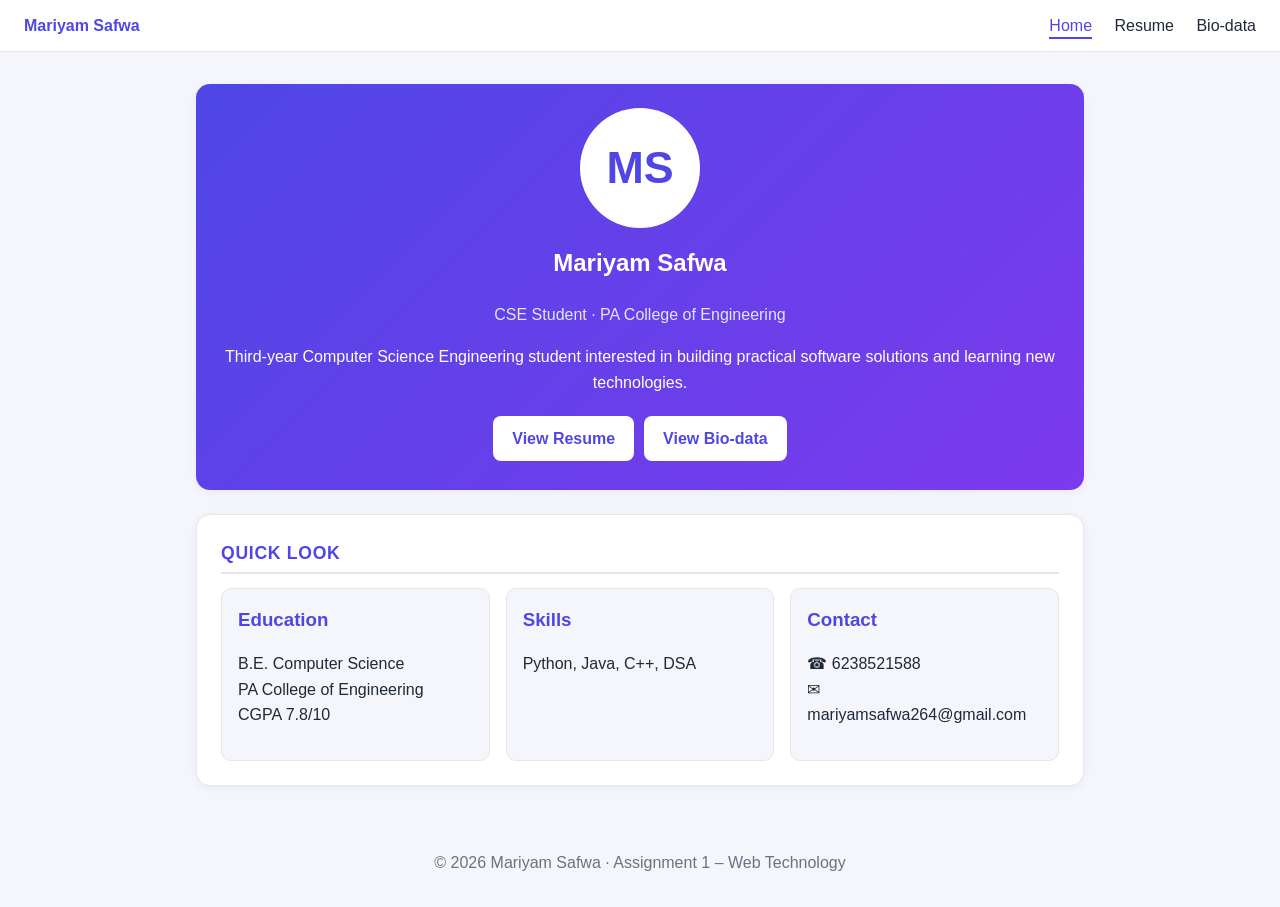
<file: index.html>
<!DOCTYPE html>
<html lang="en"><head><meta charset="UTF-8"><meta name="viewport" content="width=device-width, initial-scale=1">
<title>Home | Mariyam Safwa</title><link rel="stylesheet" href="style.css"></head><body>
<nav><span class="logo">Mariyam Safwa</span><button id="menu-btn" aria-label="Menu">&#9776;</button>
<ul><li><a href="index.html" class="active">Home</a></li>
<li><a href="resume.html">Resume</a></li>
<li><a href="biodata.html">Bio-data</a></li></ul></nav><main>
<section class="card hero"><div class="avatar">MS</div><h1>Mariyam Safwa</h1>
<p class="muted">CSE Student &middot; PA College of Engineering</p>
<p>Third-year Computer Science Engineering student interested in building practical software solutions and learning new technologies.</p>
<a class="btn" href="resume.html">View Resume</a><a class="btn" href="biodata.html">View Bio-data</a></section>
<section class="card"><h2>Quick Look</h2><div class="grid">
<div class="mini"><h3>Education</h3><p>B.E. Computer Science<br>PA College of Engineering<br>CGPA 7.8/10</p></div>
<div class="mini"><h3>Skills</h3><p>Python, Java, C++, DSA</p></div>
<div class="mini"><h3>Contact</h3><p>&#9742; 6238521588<br>&#9993; mariyamsafwa264@gmail.com</p></div></div></section>
</main><footer>&copy; <span id="year"></span> Mariyam Safwa &middot; Assignment 1 &ndash; Web Technology</footer>
<script src="https://cdnjs.cloudflare.com/ajax/libs/jquery/3.7.1/jquery.min.js"></script><script src="script.js"></script></body></html>
</file>
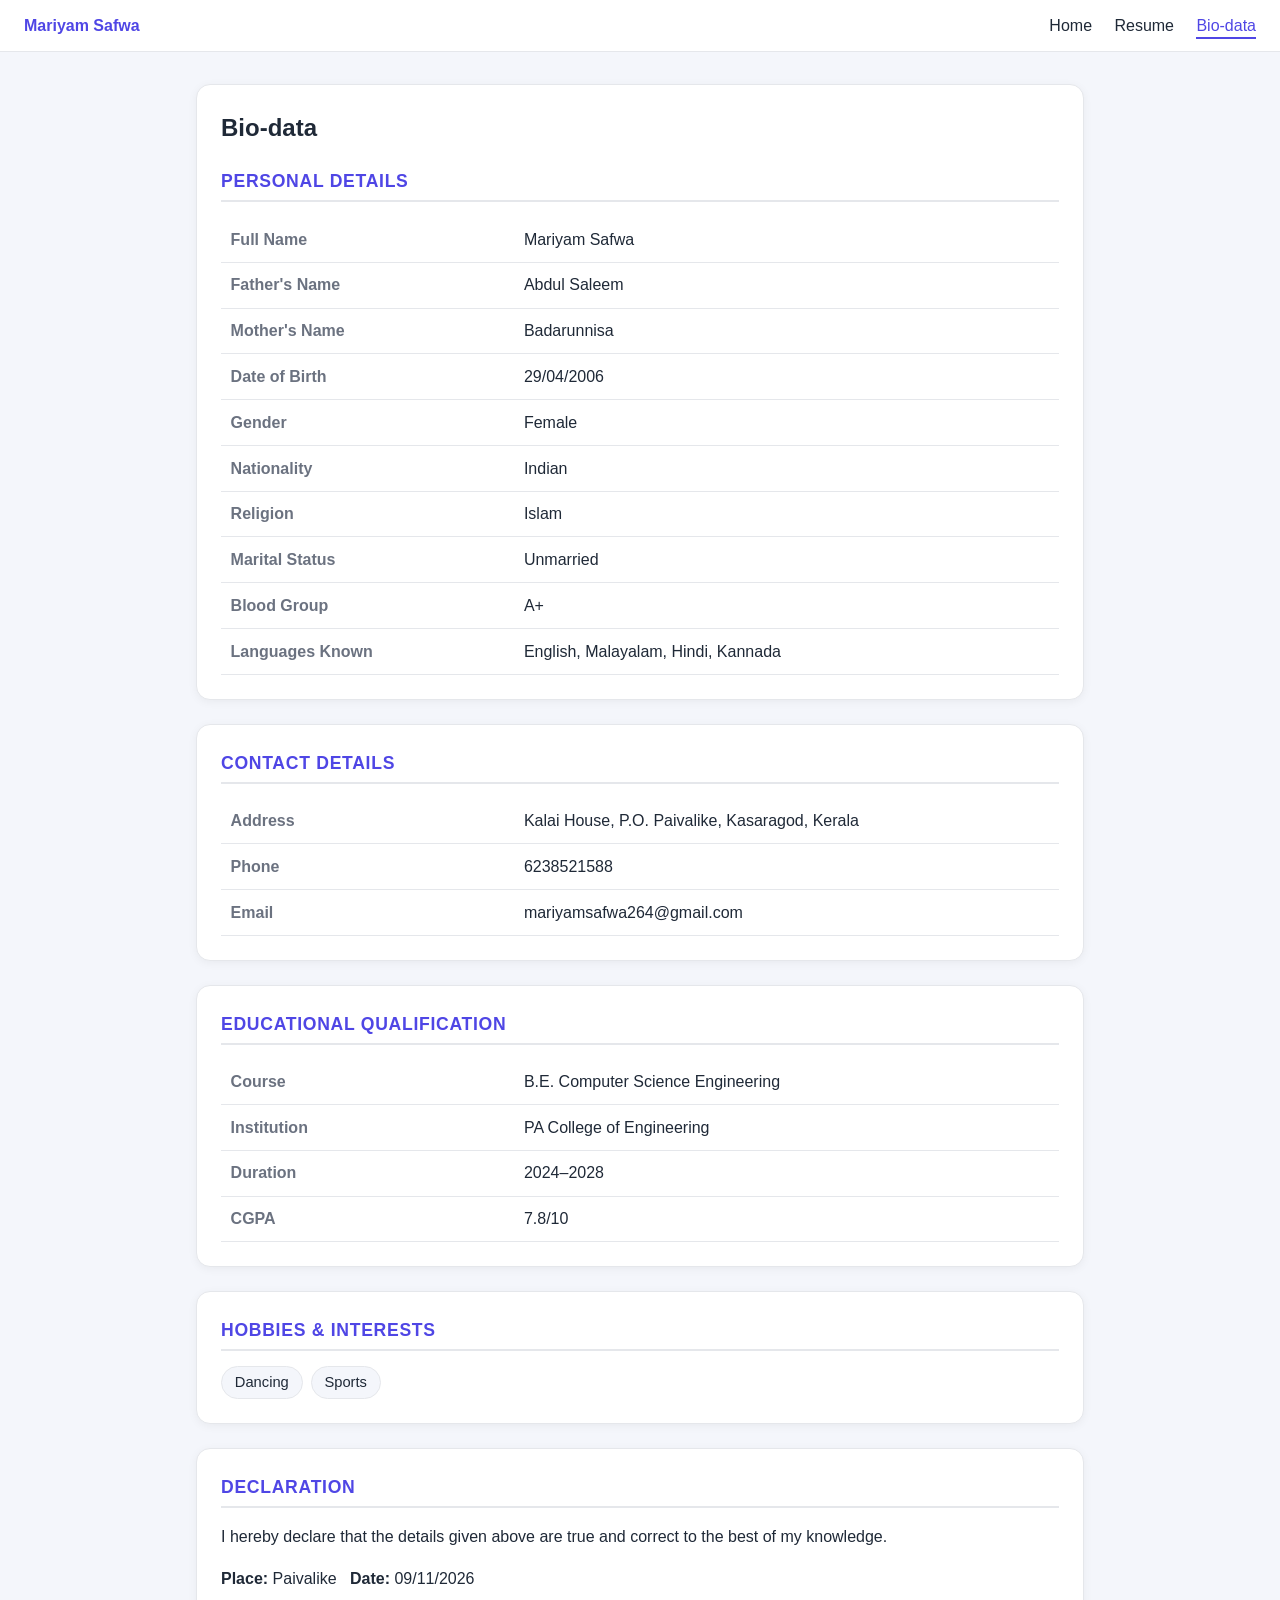
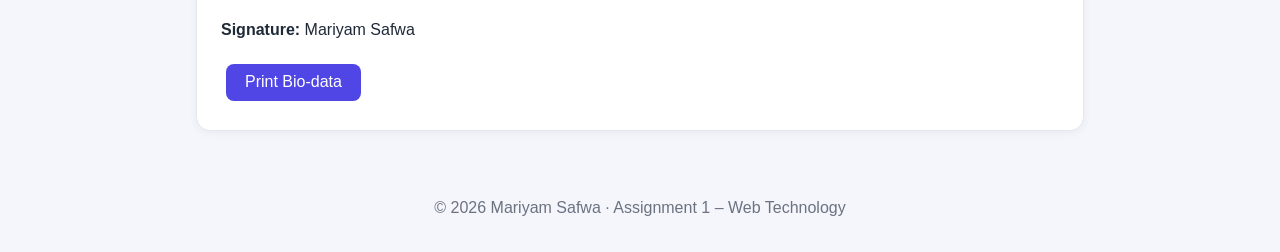
<file: biodata.html>
<!DOCTYPE html>
<html lang="en"><head><meta charset="UTF-8"><meta name="viewport" content="width=device-width, initial-scale=1">
<title>Bio-data | Mariyam Safwa</title><link rel="stylesheet" href="style.css"></head><body>
<nav><span class="logo">Mariyam Safwa</span><button id="menu-btn" aria-label="Menu">&#9776;</button>
<ul><li><a href="index.html">Home</a></li>
<li><a href="resume.html">Resume</a></li>
<li><a href="biodata.html" class="active">Bio-data</a></li></ul></nav><main>
<section class="card"><h1>Bio-data</h1>
<h2>Personal Details</h2><table>
<tr><th>Full Name</th><td>Mariyam Safwa</td></tr>
<tr><th>Father's Name</th><td>Abdul Saleem</td></tr>
<tr><th>Mother's Name</th><td>Badarunnisa</td></tr>
<tr><th>Date of Birth</th><td>29/04/2006</td></tr>
<tr><th>Gender</th><td>Female</td></tr>
<tr><th>Nationality</th><td>Indian</td></tr>
<tr><th>Religion</th><td>Islam</td></tr>
<tr><th>Marital Status</th><td>Unmarried</td></tr>
<tr><th>Blood Group</th><td>A+</td></tr>
<tr><th>Languages Known</th><td>English, Malayalam, Hindi, Kannada</td></tr></table></section>
<section class="card"><h2>Contact Details</h2><table>
<tr><th>Address</th><td>Kalai House, P.O. Paivalike, Kasaragod, Kerala</td></tr>
<tr><th>Phone</th><td>6238521588</td></tr>
<tr><th>Email</th><td>mariyamsafwa264@gmail.com</td></tr></table></section>
<section class="card"><h2>Educational Qualification</h2><table>
<tr><th>Course</th><td>B.E. Computer Science Engineering</td></tr>
<tr><th>Institution</th><td>PA College of Engineering</td></tr>
<tr><th>Duration</th><td>2024&ndash;2028</td></tr>
<tr><th>CGPA</th><td>7.8/10</td></tr></table></section>
<section class="card"><h2>Hobbies &amp; Interests</h2><ul class="chips"><li>Dancing</li><li>Sports</li></ul></section>
<section class="card"><h2>Declaration</h2><p>I hereby declare that the details given above are true and correct to the best of my knowledge.</p>
<p><b>Place:</b> Paivalike &nbsp; <b>Date:</b> 09/11/2026 <br><br><b>Signature:</b> Mariyam Safwa</p>
<button class="btn" id="print-btn">Print Bio-data</button></section>
</main><footer>&copy; <span id="year"></span> Mariyam Safwa &middot; Assignment 1 &ndash; Web Technology</footer>
<script src="https://cdnjs.cloudflare.com/ajax/libs/jquery/3.7.1/jquery.min.js"></script><script src="script.js"></script></body></html>
</file>
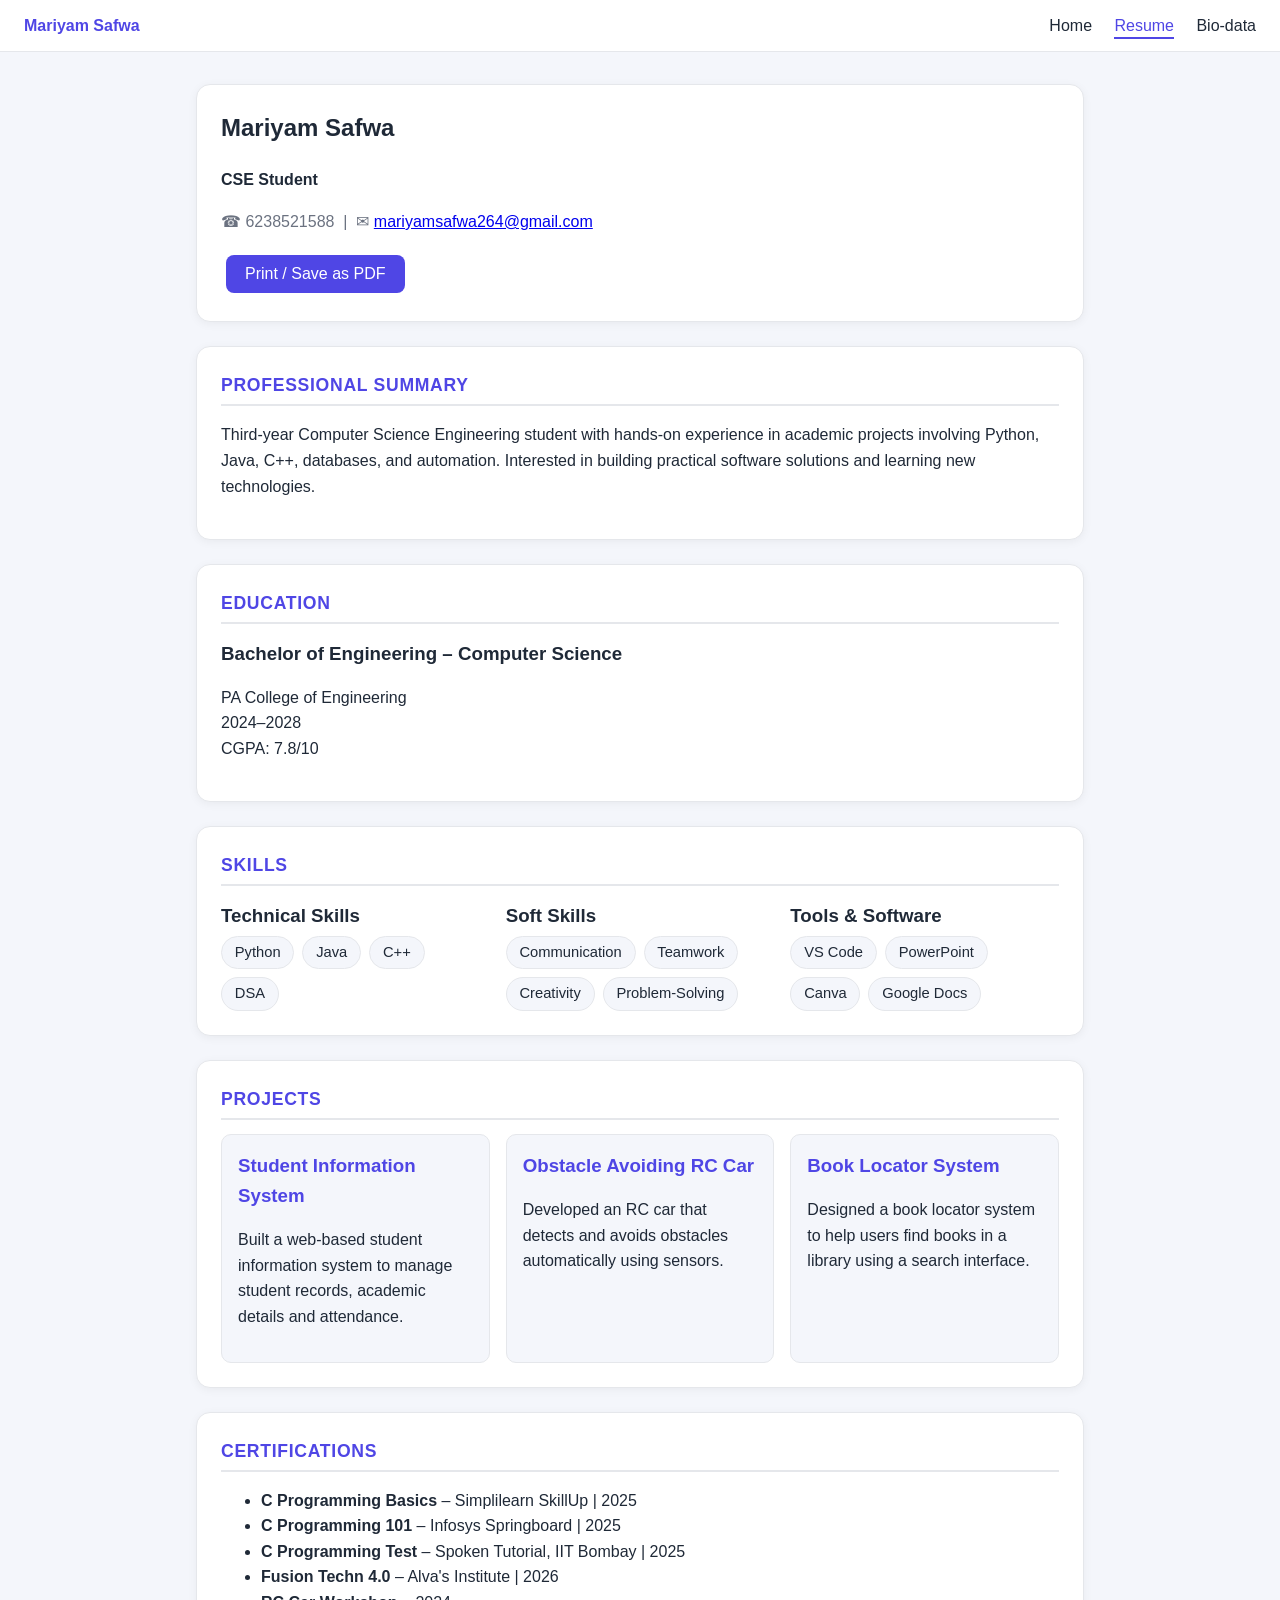
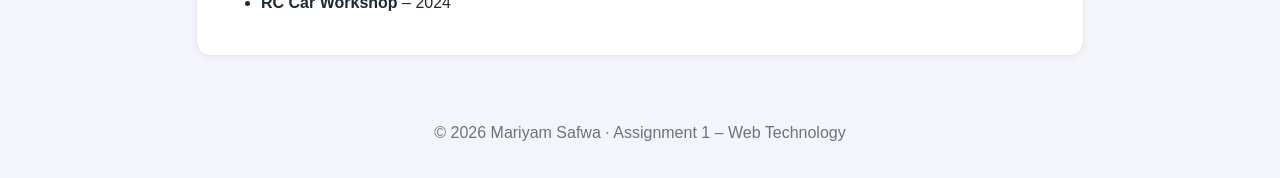
<file: resume.html>
<!DOCTYPE html>
<html lang="en"><head><meta charset="UTF-8"><meta name="viewport" content="width=device-width, initial-scale=1">
<title>Resume | Mariyam Safwa</title><link rel="stylesheet" href="style.css"></head><body>
<nav><span class="logo">Mariyam Safwa</span><button id="menu-btn" aria-label="Menu">&#9776;</button>
<ul><li><a href="index.html">Home</a></li>
<li><a href="resume.html" class="active">Resume</a></li>
<li><a href="biodata.html">Bio-data</a></li></ul></nav><main>
<section class="card"><h1>Mariyam Safwa</h1><p><b>CSE Student</b></p>
<p class="muted">&#9742; 6238521588 &nbsp;|&nbsp; &#9993; <a href="mailto:mariyamsafwa264@gmail.com">mariyamsafwa264@gmail.com</a></p>
<button class="btn" id="print-btn">Print / Save as PDF</button></section>
<section class="card"><h2>Professional Summary</h2><p>Third-year Computer Science Engineering student with hands-on experience in academic projects involving Python, Java, C++, databases, and automation. Interested in building practical software solutions and learning new technologies.</p></section>
<section class="card"><h2>Education</h2><h3>Bachelor of Engineering &ndash; Computer Science</h3>
<p>PA College of Engineering<br>2024&ndash;2028<br>CGPA: 7.8/10</p></section>
<section class="card"><h2>Skills</h2><div class="grid">
<div><h3>Technical Skills</h3><ul class="chips"><li>Python</li><li>Java</li><li>C++</li><li>DSA</li></ul></div>
<div><h3>Soft Skills</h3><ul class="chips"><li>Communication</li><li>Teamwork</li><li>Creativity</li><li>Problem-Solving</li></ul></div>
<div><h3>Tools &amp; Software</h3><ul class="chips"><li>VS Code</li><li>PowerPoint</li><li>Canva</li><li>Google Docs</li></ul></div></div></section>
<section class="card"><h2>Projects</h2><div class="grid">
<div class="mini"><h3>Student Information System</h3><p>Built a web-based student information system to manage student records, academic details and attendance.</p></div>
<div class="mini"><h3>Obstacle Avoiding RC Car</h3><p>Developed an RC car that detects and avoids obstacles automatically using sensors.</p></div>
<div class="mini"><h3>Book Locator System</h3><p>Designed a book locator system to help users find books in a library using a search interface.</p></div></div></section>
<section class="card"><h2>Certifications</h2><ul>
<li><b>C Programming Basics</b> &ndash; Simplilearn SkillUp | 2025</li>
<li><b>C Programming 101</b> &ndash; Infosys Springboard | 2025</li>
<li><b>C Programming Test</b> &ndash; Spoken Tutorial, IIT Bombay | 2025</li>
<li><b>Fusion Techn 4.0</b> &ndash; Alva's Institute | 2026</li>
<li><b>RC Car Workshop</b> &ndash; 2024</li></ul></section>
</main><footer>&copy; <span id="year"></span> Mariyam Safwa &middot; Assignment 1 &ndash; Web Technology</footer>
<script src="https://cdnjs.cloudflare.com/ajax/libs/jquery/3.7.1/jquery.min.js"></script><script src="script.js"></script></body></html>
</file>
<file: style.css>
:root{--bg:#f4f6fb;--card:#fff;--text:#1f2937;--muted:#6b7280;--accent:#4f46e5;--accent2:#7c3aed;--line:#e5e7eb}
@media(prefers-color-scheme:dark){:root{--bg:#0f172a;--card:#1e293b;--text:#e5e7eb;--muted:#94a3b8;--accent:#818cf8;--accent2:#a78bfa;--line:#334155}}
*{box-sizing:border-box}
body{margin:0;font-family:'Segoe UI',Arial,sans-serif;background:var(--bg);color:var(--text);line-height:1.6}
nav{background:var(--card);border-bottom:1px solid var(--line);position:sticky;top:0;z-index:5;display:flex;align-items:center;justify-content:space-between;flex-wrap:wrap;padding:.8rem 1.5rem}
.logo{font-weight:700;color:var(--accent)}
nav ul{list-style:none;display:flex;gap:1.4rem;margin:0;padding:0}
nav a{color:var(--text);text-decoration:none;padding-bottom:3px}
nav a.active,nav a:hover{color:var(--accent);border-bottom:2px solid var(--accent)}
#menu-btn{display:none;background:none;border:0;font-size:1.6rem;color:var(--text);cursor:pointer}
main{max-width:920px;margin:2rem auto;padding:0 1rem}
.card{background:var(--card);border:1px solid var(--line);border-radius:14px;padding:1.5rem;margin-bottom:1.5rem;box-shadow:0 2px 10px rgba(0,0,0,.05)}
h1,h2,h3{margin-top:0}
h2{color:var(--accent);border-bottom:2px solid var(--line);padding-bottom:.3rem;text-transform:uppercase;font-size:1.1rem;letter-spacing:.04em}
h3{margin-bottom:.3rem}
.muted{color:var(--muted)}
.hero{text-align:center;background:linear-gradient(135deg,var(--accent),var(--accent2));color:#fff;border:0}
.hero .muted{color:#e0e7ff}
.avatar{width:120px;height:120px;border-radius:50%;background:#fff;color:var(--accent);font-size:2.8rem;font-weight:700;display:flex;align-items:center;justify-content:center;margin:0 auto 1rem}
.btn{display:inline-block;background:var(--accent);color:#fff;padding:.6rem 1.2rem;border-radius:8px;text-decoration:none;border:0;cursor:pointer;margin:.3rem;font-size:1rem}
.hero .btn{background:#fff;color:var(--accent);font-weight:600}
.btn:hover{opacity:.85}
.grid{display:grid;grid-template-columns:repeat(auto-fit,minmax(220px,1fr));gap:1rem}
.mini{border:1px solid var(--line);border-radius:10px;padding:1rem;background:var(--bg)}
.mini h3{color:var(--accent)}
.chips{display:flex;flex-wrap:wrap;gap:.5rem;padding:0;margin:0;list-style:none}
.chips li{background:var(--bg);border:1px solid var(--line);padding:.25rem .8rem;border-radius:20px;font-size:.92rem}
table{width:100%;border-collapse:collapse}
th,td{text-align:left;padding:.6rem;border-bottom:1px solid var(--line)}
th{width:35%;color:var(--muted);font-weight:600}
.note{background:#fef9c3;color:#713f12;padding:.6rem 1rem;border-radius:8px;font-size:.9rem}
footer{text-align:center;color:var(--muted);padding:2rem}
@media(max-width:640px){#menu-btn{display:block}nav ul{display:none;flex-direction:column;width:100%;padding-top:.8rem}nav ul.open{display:flex}th{width:42%}}
@media print{nav,footer,.btn,.note{display:none}body{background:#fff;color:#000}.card{box-shadow:none;break-inside:avoid}.hero{background:none;color:#000}}
</file>
